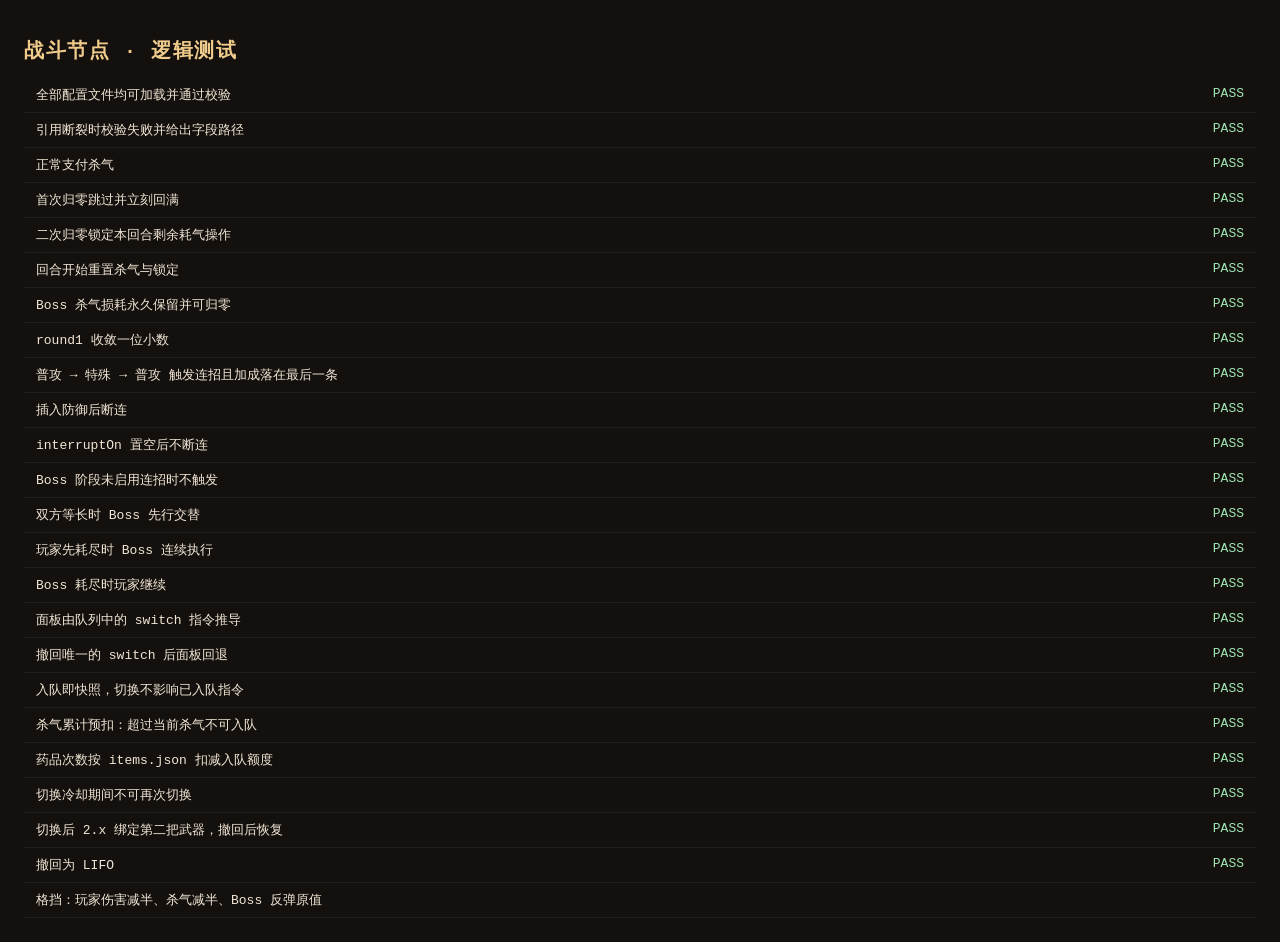
<file: tests/index.html>
<!DOCTYPE html>
<html lang="zh-CN">
  <head>
    <meta charset="UTF-8" />
    <meta name="viewport" content="width=device-width, initial-scale=1" />
    <title>战斗节点 · 逻辑测试</title>
    <style>
      body {
        margin: 0;
        padding: 24px;
        background: #14100d;
        color: #f1e6d6;
        font-family: ui-monospace, "Cascadia Code", Consolas, monospace;
      }
      h1 {
        font-size: 20px;
        color: #f0cc8c;
        letter-spacing: 0.08em;
      }
      .summary {
        margin: 14px 0;
        padding: 10px 14px;
        border-radius: 10px;
        border: 1px solid rgba(214, 168, 92, 0.3);
      }
      .summary.is-pass {
        color: #9fe6b2;
        border-color: rgba(112, 196, 133, 0.5);
      }
      .summary.is-fail {
        color: #ff9d84;
        border-color: rgba(201, 85, 63, 0.6);
      }
      .case {
        display: flex;
        justify-content: space-between;
        gap: 16px;
        padding: 8px 12px;
        border-bottom: 1px solid rgba(255, 255, 255, 0.06);
        font-size: 13px;
      }
      .case__title {
        min-width: 0;
      }
      .case__status {
        white-space: nowrap;
      }
      .case.is-pass .case__status {
        color: #9fe6b2;
      }
      .case.is-fail {
        background: rgba(201, 85, 63, 0.12);
      }
      .case.is-fail .case__status {
        color: #ff9d84;
        white-space: normal;
      }
    </style>
  </head>
  <body>
    <h1>战斗节点 · 逻辑测试</h1>
    <div id="results"></div>
    <script type="module">
      import { runAll } from './runner.js';
      import './config-validation.test.js';
      import './rage.test.js';
      import './combo.test.js';
      import './turn-order.test.js';
      import './panel.test.js';
      import './engine.test.js';

      runAll(document.getElementById('results'));
    </script>
  </body>
</html>
</file>
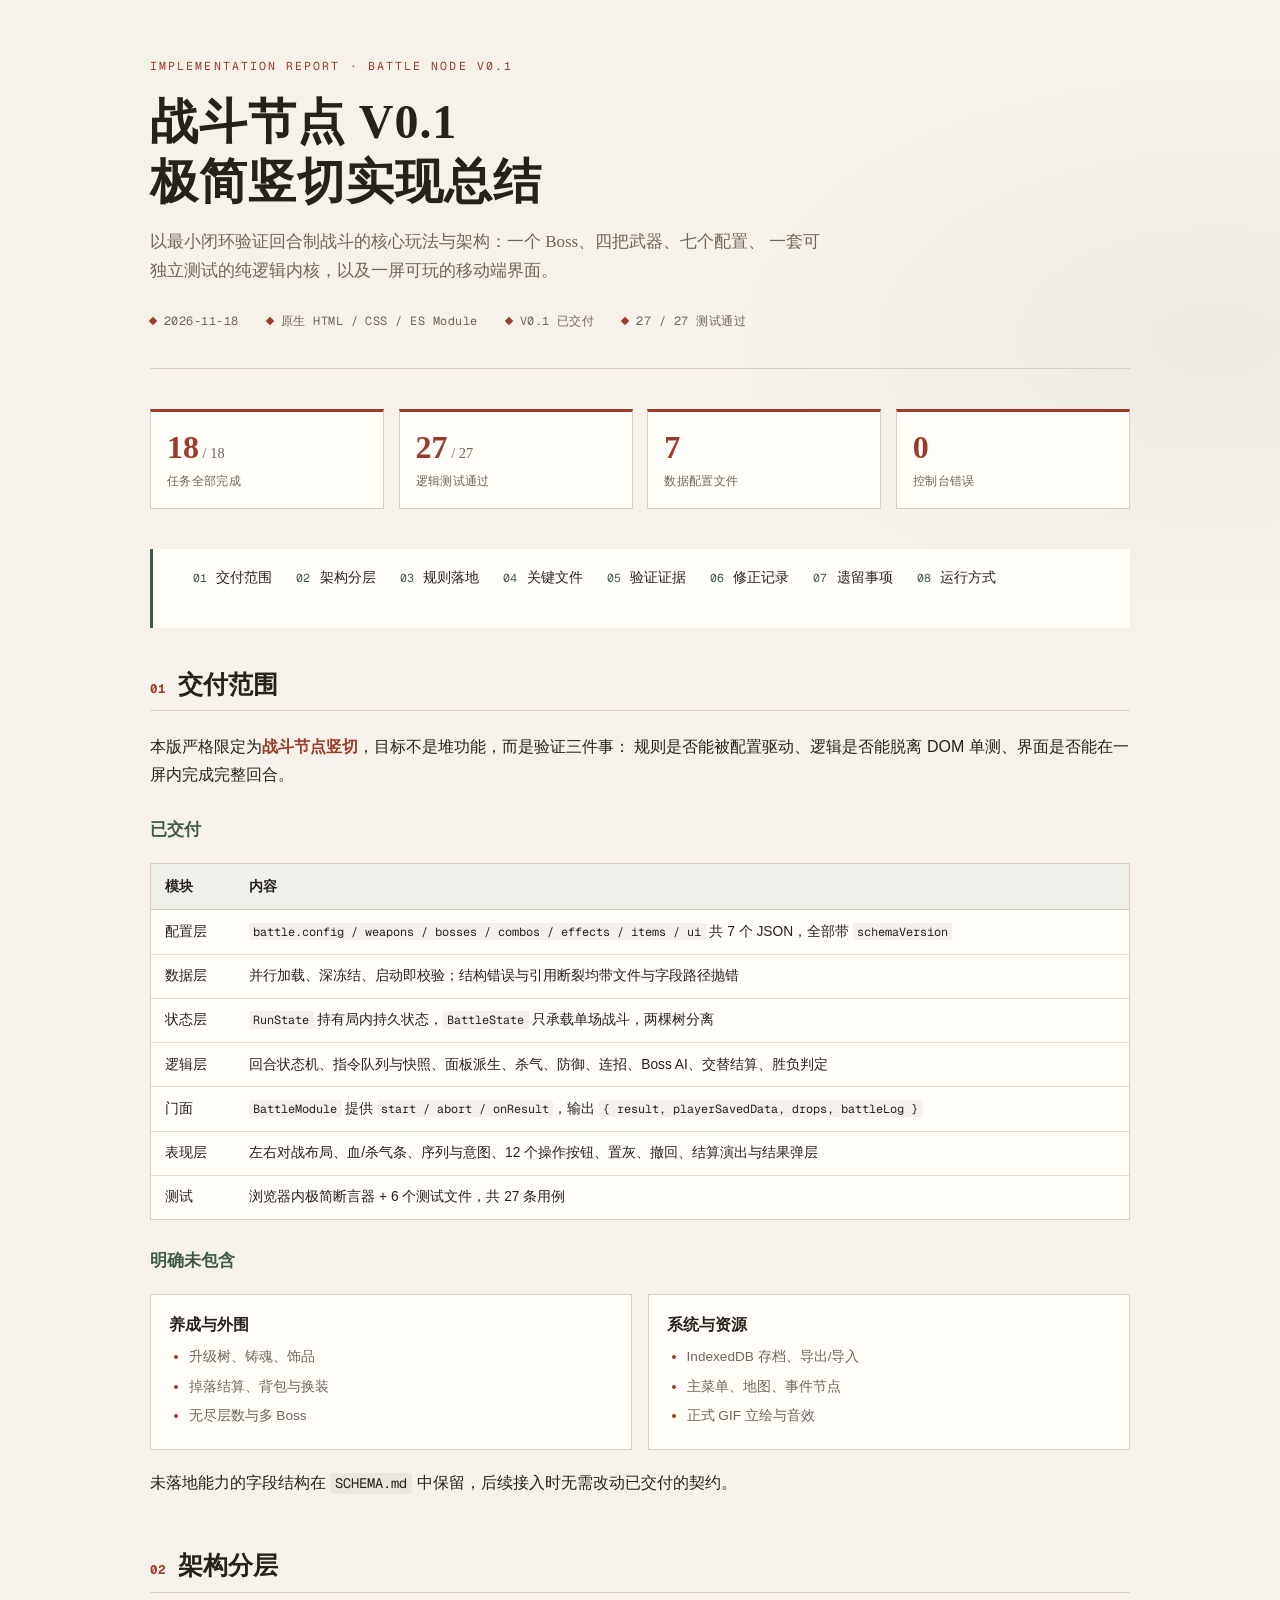
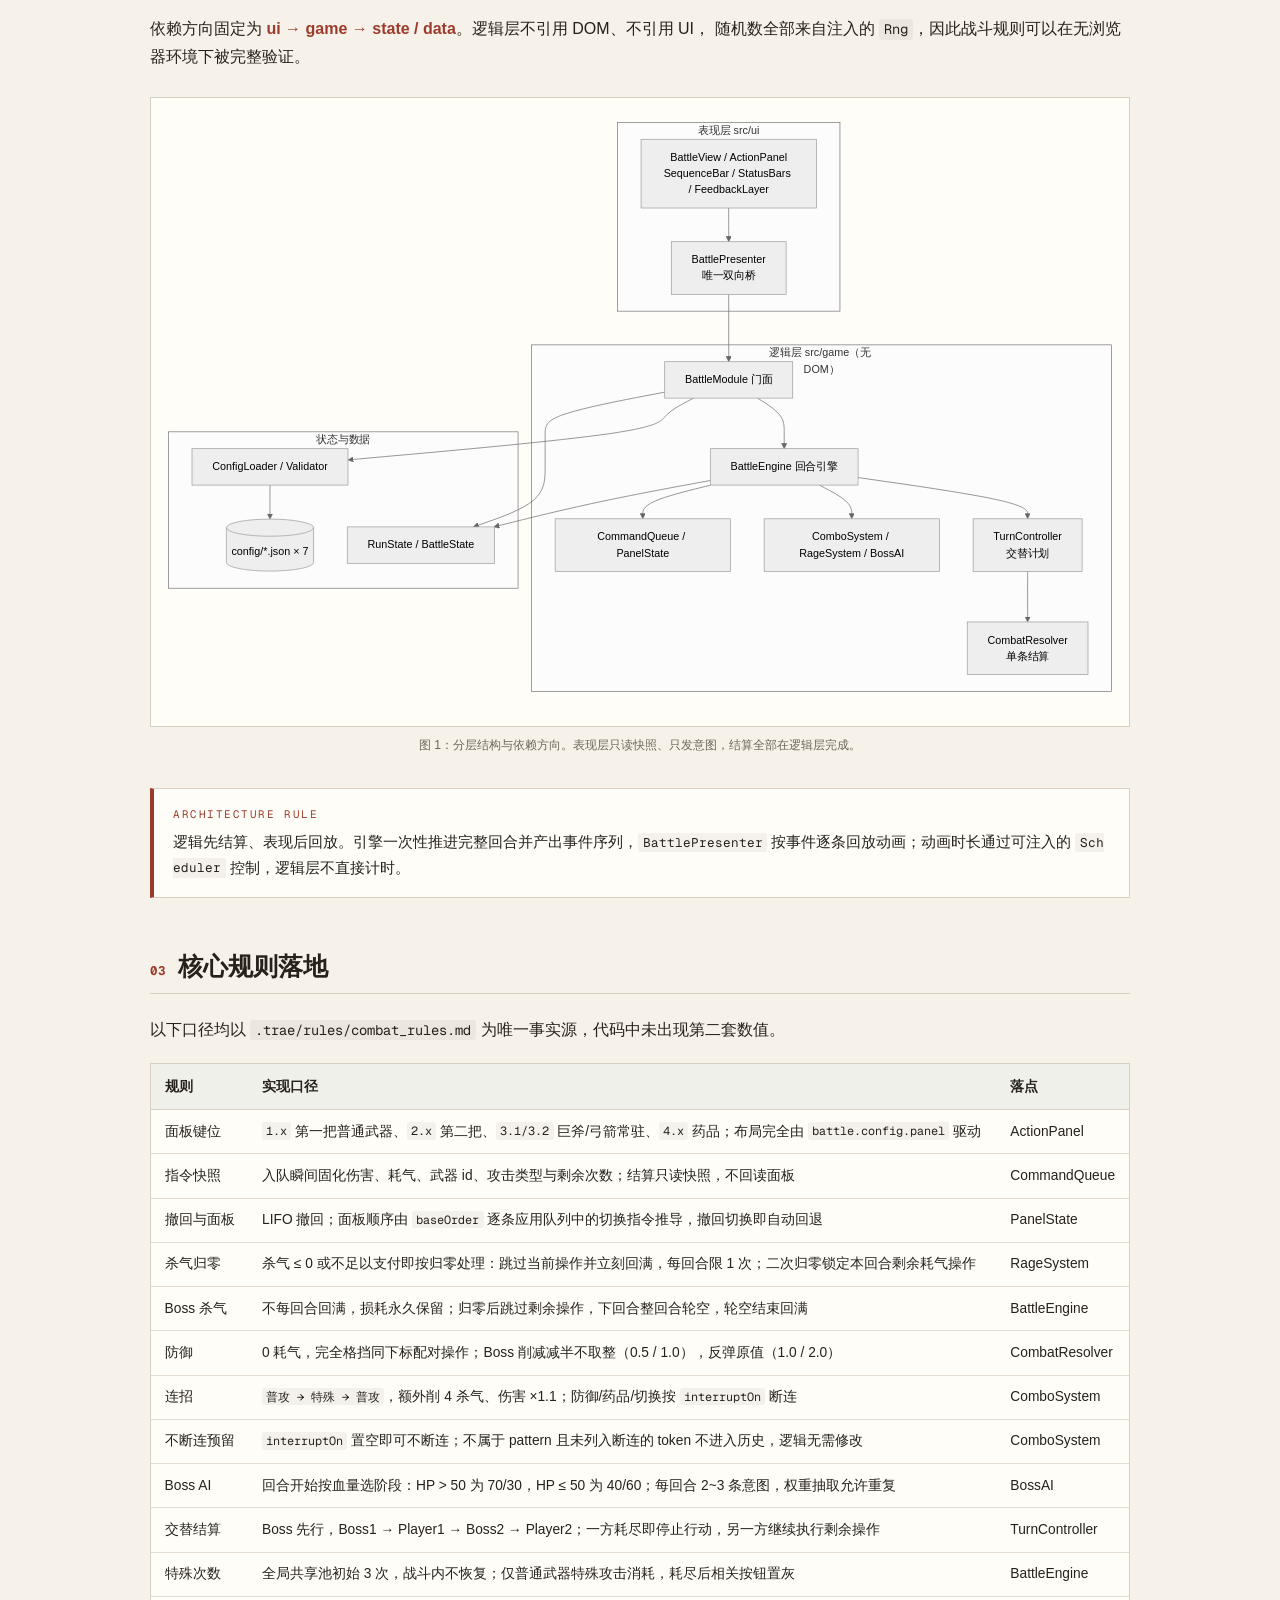
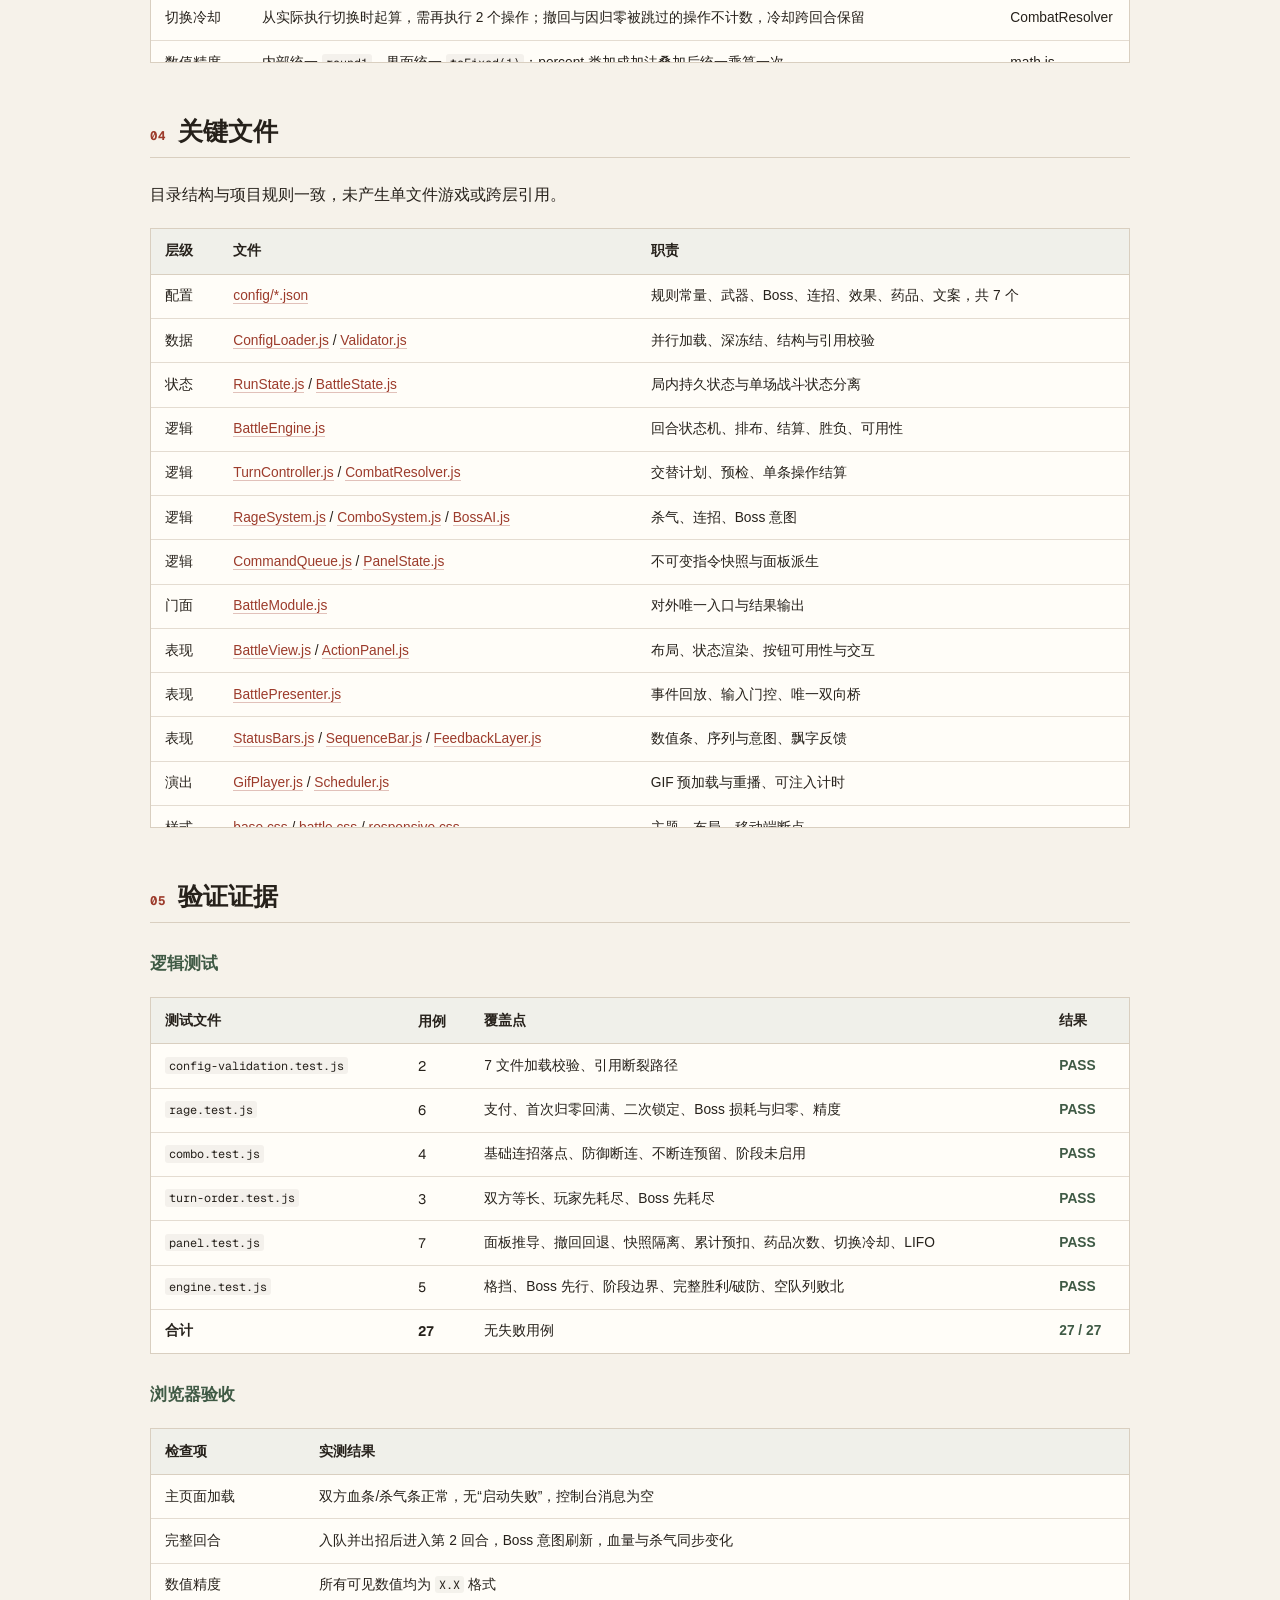
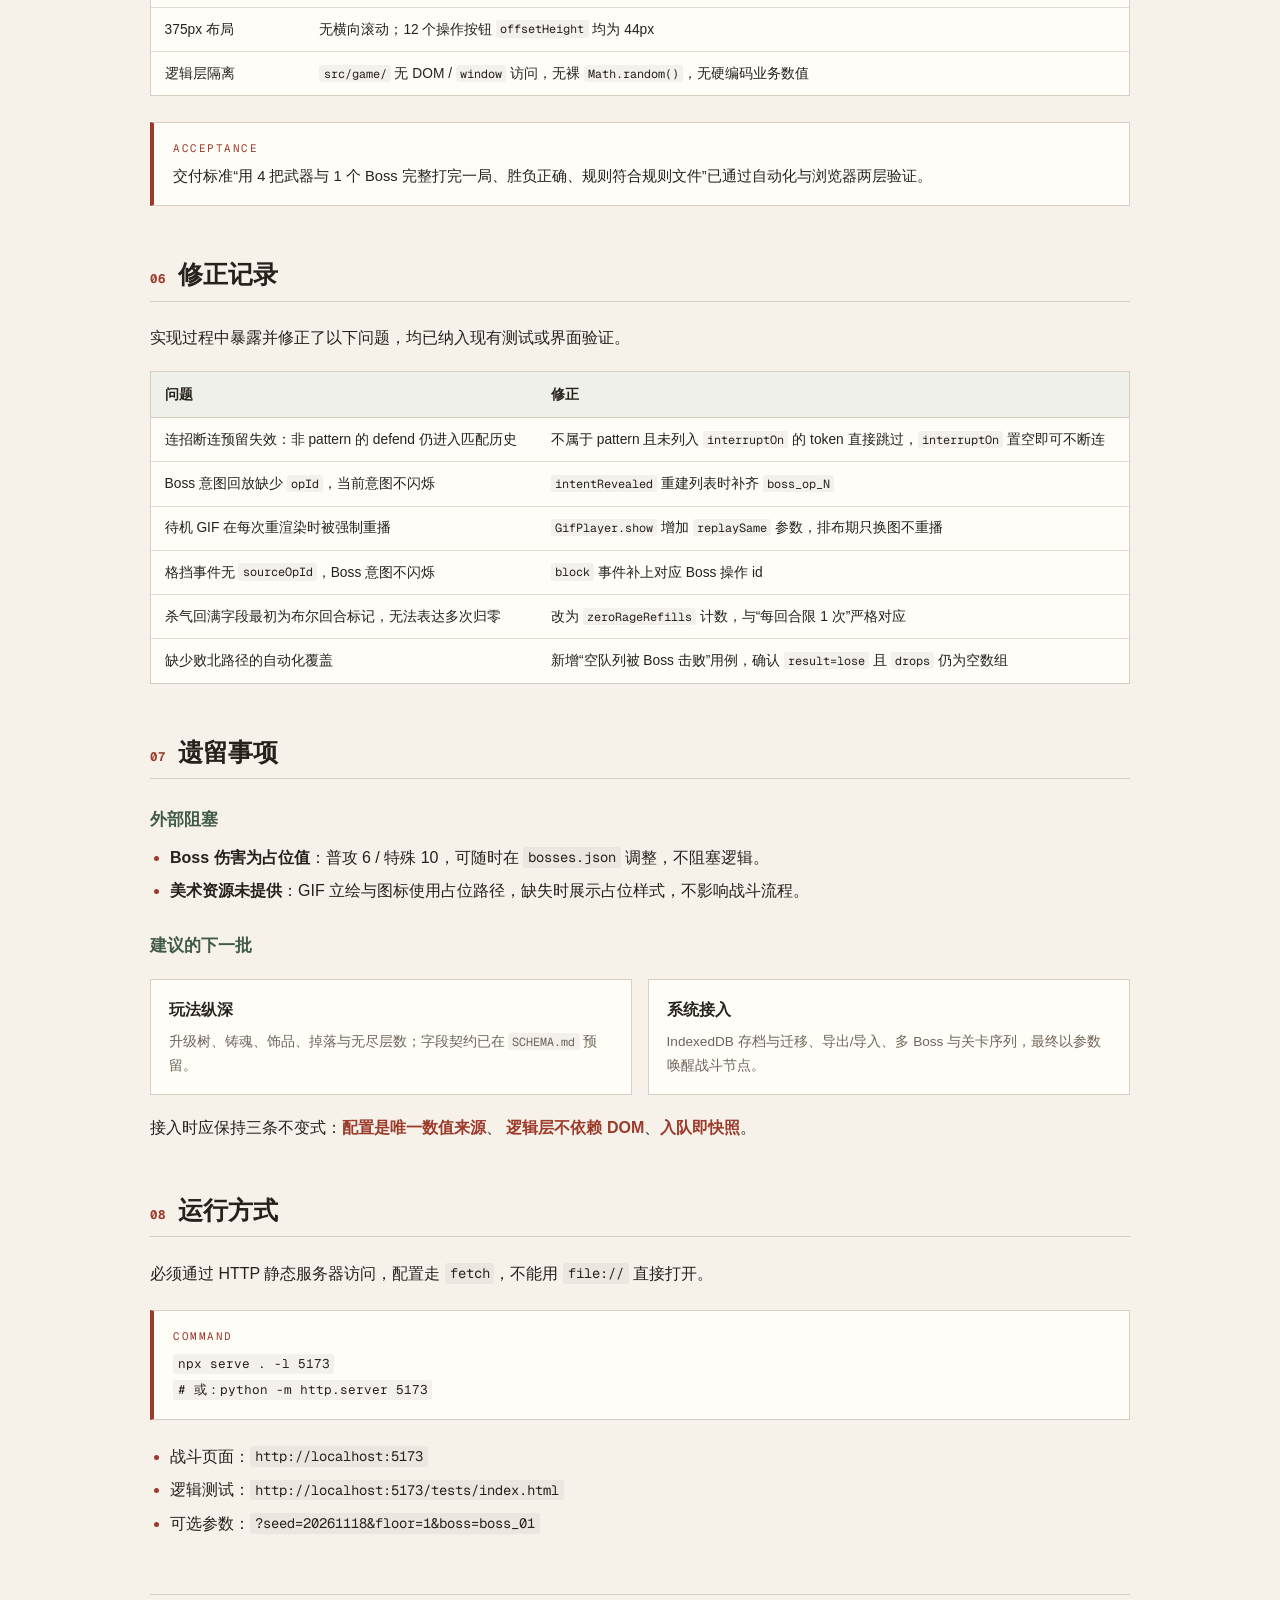
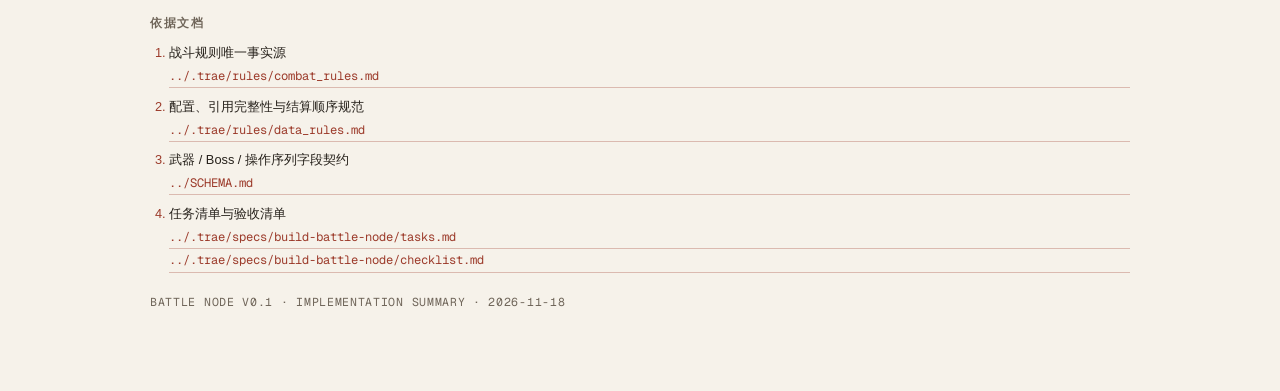
<file: battle-node-v0.1-summary/battle-node-v0.1-summary.html>
<!-- Generated by Trae Work -->
<!DOCTYPE html>
<html lang="zh-CN">
<head>
  <meta charset="UTF-8">
  <meta name="viewport" content="width=device-width, initial-scale=1.0">
  <title>战斗节点 V0.1 · 实现总结报告</title>

  <style>
    @font-face {
      font-family: 'GeistMono';
      src: url('./_shared/fonts/GeistMono-Regular.ttf') format('truetype');
      font-weight: 400;
      font-display: swap;
    }
    @font-face {
      font-family: 'GeistMono';
      src: url('./_shared/fonts/GeistMono-Bold.ttf') format('truetype');
      font-weight: 700;
      font-display: swap;
    }
  </style>

  <style>
    :root {
      --bg: #f6f2ea;
      --bg2: #fffdf8;
      --ink: #26211b;
      --muted: #6f6559;
      --rule: #d9cfc0;
      --accent: #9c3b2b;
      --accent2: #3f5a45;
      --font: "Noto Serif SC", "Source Han Serif SC", "Songti SC", "SimSun", serif;
      --font-sans: "Microsoft YaHei", "PingFang SC", "Noto Sans SC", sans-serif;
      --font-mono: 'GeistMono', Consolas, "Courier New", monospace;
      --max: 980px;
    }

    *, *::before, *::after { box-sizing: border-box; margin: 0; padding: 0; }
    html { font-size: 16px; scroll-behavior: smooth; }
    body {
      font-family: var(--font-sans);
      color: var(--ink);
      background:
        radial-gradient(1200px 600px at 15% -10%, rgba(156, 59, 43, 0.05), transparent 60%),
        radial-gradient(900px 500px at 95% 5%, rgba(63, 90, 69, 0.05), transparent 55%),
        var(--bg);
      line-height: 1.75;
      padding: 3.5rem 1.25rem 4rem;
      -webkit-font-smoothing: antialiased;
    }
    article.page { max-width: var(--max); margin: 0 auto; }
    a { color: var(--accent); text-decoration: none; border-bottom: 1px solid rgba(156, 59, 43, 0.3); }
    a:hover { border-bottom-color: var(--accent); }
    p { margin: 0 0 1rem; }
    strong { font-weight: 700; }
    mark.key { background: none; color: var(--accent); font-weight: 700; }
    code, .mono {
      font-family: var(--font-mono);
      font-size: 0.86em;
      background: rgba(38, 33, 27, 0.05);
      padding: 0.1em 0.35em;
      border-radius: 3px;
      word-break: break-all;
    }

    /* === Cover === */
    header.cover {
      padding-bottom: 2.25rem;
      border-bottom: 1px solid var(--rule);
      margin-bottom: 2.5rem;
    }
    .eyebrow {
      font-family: var(--font-mono);
      font-size: 0.72rem;
      letter-spacing: 0.18em;
      text-transform: uppercase;
      color: var(--accent);
      margin-bottom: 1rem;
    }
    h1 {
      font-family: var(--font);
      font-size: clamp(2rem, 5vw, 3rem);
      font-weight: 700;
      line-height: 1.25;
      letter-spacing: 0.02em;
      margin-bottom: 0.9rem;
    }
    .subtitle {
      font-family: var(--font);
      font-size: 1.06rem;
      color: var(--muted);
      max-width: 42rem;
      margin-bottom: 1.6rem;
    }
    .meta-row {
      display: flex;
      flex-wrap: wrap;
      gap: 0.5rem 1.75rem;
      font-family: var(--font-mono);
      font-size: 0.74rem;
      color: var(--muted);
      letter-spacing: 0.04em;
    }
    .meta-row span::before {
      content: "";
      display: inline-block;
      width: 6px; height: 6px;
      background: var(--accent);
      margin-right: 0.5rem;
      vertical-align: 1px;
      transform: rotate(45deg);
    }

    /* === Stats === */
    .stats {
      display: grid;
      grid-template-columns: repeat(4, 1fr);
      gap: 0.9rem;
      margin: 2rem 0 2.5rem;
    }
    .stat {
      background: var(--bg2);
      border: 1px solid var(--rule);
      border-top: 3px solid var(--accent);
      padding: 1.1rem 1rem 1rem;
    }
    .stat .num {
      font-family: var(--font);
      font-size: 2rem;
      font-weight: 700;
      line-height: 1.1;
      color: var(--accent);
    }
    .stat .num small { font-size: 0.9rem; color: var(--muted); font-weight: 400; }
    .stat .label { font-size: 0.78rem; color: var(--muted); margin-top: 0.35rem; letter-spacing: 0.03em; }

    /* === TOC === */
    nav.toc {
      background: var(--bg2);
      border-left: 3px solid var(--accent2);
      padding: 1rem 1.25rem;
      margin-bottom: 2.5rem;
      font-size: 0.88rem;
    }
    nav.toc ol { list-style: none; display: flex; flex-wrap: wrap; gap: 0.4rem 1.5rem; counter-reset: toc; }
    nav.toc li { counter-increment: toc; }
    nav.toc li::before {
      content: counter(toc, decimal-leading-zero) " ";
      font-family: var(--font-mono);
      font-size: 0.72rem;
      color: var(--accent2);
      margin-right: 0.15rem;
    }
    nav.toc a { color: var(--ink); border-bottom: none; }
    nav.toc a:hover { color: var(--accent); }

    /* === Sections === */
    section { margin-bottom: 3.25rem; }
    h2 {
      display: flex;
      align-items: baseline;
      gap: 0.75rem;
      font-family: var(--font);
      font-size: 1.55rem;
      font-weight: 700;
      line-height: 1.35;
      padding-bottom: 0.55rem;
      border-bottom: 1px solid var(--rule);
      margin-bottom: 1.4rem;
      scroll-margin-top: 2rem;
    }
    h2 .no {
      font-family: var(--font-mono);
      font-size: 0.78rem;
      color: var(--accent);
      letter-spacing: 0.08em;
      padding-bottom: 0.2rem;
    }
    h3 {
      font-family: var(--font);
      font-size: 1.05rem;
      font-weight: 700;
      color: var(--accent2);
      margin: 1.6rem 0 0.6rem;
    }
    ul, ol { margin: 0 0 1rem 1.25rem; }
    li { margin-bottom: 0.35rem; }
    li::marker { color: var(--accent); }

    /* === Callout === */
    .callout {
      background: var(--bg2);
      border: 1px solid var(--rule);
      border-left: 4px solid var(--accent);
      padding: 1rem 1.2rem;
      margin: 1.4rem 0;
      font-size: 0.92rem;
    }
    .callout .tag {
      display: block;
      font-family: var(--font-mono);
      font-size: 0.68rem;
      letter-spacing: 0.14em;
      text-transform: uppercase;
      color: var(--accent);
      margin-bottom: 0.35rem;
    }

    /* === Tables === */
    .table-wrap {
      overflow-x: auto;
      overflow-y: auto;
      max-height: 600px;
      border: 1px solid var(--rule);
      background: var(--bg2);
      margin: 1.2rem 0 1.6rem;
    }
    table {
      width: 100%;
      border-collapse: collapse;
      font-size: 0.86rem;
      min-width: 620px;
    }
    caption {
      text-align: left;
      font-size: 0.76rem;
      color: var(--muted);
      padding: 0.65rem 1rem 0;
    }
    th {
      text-align: left;
      font-weight: 700;
      color: var(--ink);
      background: rgba(63, 90, 69, 0.08);
      border-bottom: 1px solid var(--rule);
      padding: 0.65rem 0.85rem;
      white-space: nowrap;
    }
    td {
      padding: 0.6rem 0.85rem;
      border-bottom: 1px solid rgba(217, 207, 192, 0.7);
      vertical-align: top;
    }
    tr:last-child td { border-bottom: none; }
    td.num, th.num { font-family: var(--font-mono); white-space: nowrap; }
    .pass { color: var(--accent2); font-weight: 700; }

    /* === Cards === */
    .cards {
      display: grid;
      grid-template-columns: repeat(2, 1fr);
      gap: 1rem;
      margin: 1.2rem 0;
    }
    .card {
      background: var(--bg2);
      border: 1px solid var(--rule);
      padding: 1rem 1.1rem;
    }
    .card h4 {
      font-family: var(--font);
      font-size: 0.98rem;
      margin-bottom: 0.4rem;
      color: var(--ink);
    }
    .card p { font-size: 0.85rem; color: var(--muted); margin: 0; }
    .card ul { font-size: 0.85rem; color: var(--muted); margin-bottom: 0; }

    /* === Diagram === */
    figure.diagram { margin: 1.6rem 0 2rem; }
    figure.diagram .mermaid {
      background: var(--bg2);
      border: 1px solid var(--rule);
      padding: 1.2rem 0.75rem;
      text-align: center;
      overflow-x: auto;
    }
    figcaption {
      font-size: 0.76rem;
      color: var(--muted);
      margin-top: 0.5rem;
      text-align: center;
    }

    /* === Footer === */
    footer {
      margin-top: 3.5rem;
      padding-top: 1.25rem;
      border-top: 1px solid var(--rule);
      font-size: 0.8rem;
      color: var(--muted);
    }
    footer h2 {
      font-family: var(--font-mono);
      font-size: 0.72rem;
      letter-spacing: 0.14em;
      text-transform: uppercase;
      color: var(--muted);
      border-bottom: none;
      padding-bottom: 0;
      margin-bottom: 0.75rem;
    }
    footer ol { padding-left: 1.2rem; margin-left: 0; }
    footer li { margin-bottom: 0.45rem; overflow-wrap: break-word; word-break: break-all; }
    footer .src-title { color: var(--ink); word-break: normal; }
    footer .src-url { display: block; margin-top: 0.1rem; font-family: var(--font-mono); font-size: 0.76rem; }

    @media (max-width: 760px) {
      body { padding: 2rem 1rem 3rem; }
      .stats { grid-template-columns: repeat(2, 1fr); }
      .cards { grid-template-columns: 1fr; }
      h1 { font-size: 1.85rem; }
    }
    @media (max-width: 420px) {
      .stats { grid-template-columns: 1fr; }
    }

    @media print {
      body { background: #fff; padding: 0; }
      nav.toc { display: none; }
      section { page-break-inside: avoid; }
      .table-wrap { max-height: none; overflow: visible; }
    }
  </style>
</head>
<body>
  <article class="page">
    <header class="cover">
      <div class="eyebrow">Implementation Report · Battle Node V0.1</div>
      <h1>战斗节点 V0.1<br>极简竖切实现总结</h1>
      <p class="subtitle">
        以最小闭环验证回合制战斗的核心玩法与架构：一个 Boss、四把武器、七个配置、
        一套可独立测试的纯逻辑内核，以及一屏可玩的移动端界面。
      </p>
      <div class="meta-row">
        <span>2026-11-18</span>
        <span>原生 HTML / CSS / ES Module</span>
        <span>V0.1 已交付</span>
        <span>27 / 27 测试通过</span>
      </div>
    </header>

    <div class="stats">
      <div class="stat">
        <div class="num">18<small> / 18</small></div>
        <div class="label">任务全部完成</div>
      </div>
      <div class="stat">
        <div class="num">27<small> / 27</small></div>
        <div class="label">逻辑测试通过</div>
      </div>
      <div class="stat">
        <div class="num">7</div>
        <div class="label">数据配置文件</div>
      </div>
      <div class="stat">
        <div class="num">0</div>
        <div class="label">控制台错误</div>
      </div>
    </div>

    <nav class="toc" aria-label="目录">
      <ol>
        <li><a href="#scope">交付范围</a></li>
        <li><a href="#arch">架构分层</a></li>
        <li><a href="#rules">规则落地</a></li>
        <li><a href="#files">关键文件</a></li>
        <li><a href="#verify">验证证据</a></li>
        <li><a href="#fixes">修正记录</a></li>
        <li><a href="#next">遗留事项</a></li>
        <li><a href="#run">运行方式</a></li>
      </ol>
    </nav>

    <section id="scope">
      <h2><span class="no">01</span>交付范围</h2>
      <p>
        本版严格限定为<mark class="key">战斗节点竖切</mark>，目标不是堆功能，而是验证三件事：
        规则是否能被配置驱动、逻辑是否能脱离 DOM 单测、界面是否能在一屏内完成完整回合。
      </p>

      <h3>已交付</h3>
      <div class="table-wrap">
        <table>
          <thead>
            <tr><th>模块</th><th>内容</th></tr>
          </thead>
          <tbody>
            <tr><td>配置层</td><td><code>battle.config / weapons / bosses / combos / effects / items / ui</code> 共 7 个 JSON，全部带 <code>schemaVersion</code></td></tr>
            <tr><td>数据层</td><td>并行加载、深冻结、启动即校验；结构错误与引用断裂均带文件与字段路径抛错</td></tr>
            <tr><td>状态层</td><td><code>RunState</code> 持有局内持久状态，<code>BattleState</code> 只承载单场战斗，两棵树分离</td></tr>
            <tr><td>逻辑层</td><td>回合状态机、指令队列与快照、面板派生、杀气、防御、连招、Boss AI、交替结算、胜负判定</td></tr>
            <tr><td>门面</td><td><code>BattleModule</code> 提供 <code>start / abort / onResult</code>，输出 <code>{ result, playerSavedData, drops, battleLog }</code></td></tr>
            <tr><td>表现层</td><td>左右对战布局、血/杀气条、序列与意图、12 个操作按钮、置灰、撤回、结算演出与结果弹层</td></tr>
            <tr><td>测试</td><td>浏览器内极简断言器 + 6 个测试文件，共 27 条用例</td></tr>
          </tbody>
        </table>
      </div>

      <h3>明确未包含</h3>
      <div class="cards">
        <div class="card">
          <h4>养成与外围</h4>
          <ul>
            <li>升级树、铸魂、饰品</li>
            <li>掉落结算、背包与换装</li>
            <li>无尽层数与多 Boss</li>
          </ul>
        </div>
        <div class="card">
          <h4>系统与资源</h4>
          <ul>
            <li>IndexedDB 存档、导出/导入</li>
            <li>主菜单、地图、事件节点</li>
            <li>正式 GIF 立绘与音效</li>
          </ul>
        </div>
      </div>
      <p>
        未落地能力的字段结构在 <code>SCHEMA.md</code> 中保留，后续接入时无需改动已交付的契约。
      </p>
    </section>

    <section id="arch">
      <h2><span class="no">02</span>架构分层</h2>
      <p>
        依赖方向固定为 <mark class="key">ui → game → state / data</mark>。逻辑层不引用 DOM、不引用 UI，
        随机数全部来自注入的 <code>Rng</code>，因此战斗规则可以在无浏览器环境下被完整验证。
      </p>

      <figure class="diagram">
        <pre class="mermaid">
flowchart TD
  subgraph UI["表现层 src/ui"]
    V["BattleView / ActionPanel<br>SequenceBar / StatusBars / FeedbackLayer"]
    P["BattlePresenter<br>唯一双向桥"]
  end
  subgraph GAME["逻辑层 src/game（无 DOM）"]
    M["BattleModule 门面"]
    E["BattleEngine 回合引擎"]
    T["TurnController<br>交替计划"]
    R["CombatResolver<br>单条结算"]
    C["ComboSystem / RageSystem / BossAI"]
    Q["CommandQueue / PanelState"]
  end
  subgraph DATA["状态与数据"]
    S["RunState / BattleState"]
    L["ConfigLoader / Validator"]
    J[("config/*.json × 7")]
  end
  V --> P --> M --> E
  E --> T --> R
  E --> C
  E --> Q
  E --> S
  M --> L
  M --> S
  L --> J
        </pre>
        <figcaption>图 1：分层结构与依赖方向。表现层只读快照、只发意图，结算全部在逻辑层完成。</figcaption>
      </figure>

      <div class="callout">
        <span class="tag">Architecture Rule</span>
        逻辑先结算、表现后回放。引擎一次性推进完整回合并产出事件序列，<code>BattlePresenter</code>
        按事件逐条回放动画；动画时长通过可注入的 <code>Scheduler</code> 控制，逻辑层不直接计时。
      </div>
    </section>

    <section id="rules">
      <h2><span class="no">03</span>核心规则落地</h2>
      <p>
        以下口径均以 <code>.trae/rules/combat_rules.md</code> 为唯一事实源，代码中未出现第二套数值。
      </p>
      <div class="table-wrap">
        <table>
          <thead>
            <tr><th>规则</th><th>实现口径</th><th>落点</th></tr>
          </thead>
          <tbody>
            <tr>
              <td>面板键位</td>
              <td><code>1.x</code> 第一把普通武器、<code>2.x</code> 第二把、<code>3.1/3.2</code> 巨斧/弓箭常驻、<code>4.x</code> 药品；布局完全由 <code>battle.config.panel</code> 驱动</td>
              <td>ActionPanel</td>
            </tr>
            <tr>
              <td>指令快照</td>
              <td>入队瞬间固化伤害、耗气、武器 id、攻击类型与剩余次数；结算只读快照，不回读面板</td>
              <td>CommandQueue</td>
            </tr>
            <tr>
              <td>撤回与面板</td>
              <td>LIFO 撤回；面板顺序由 <code>baseOrder</code> 逐条应用队列中的切换指令推导，撤回切换即自动回退</td>
              <td>PanelState</td>
            </tr>
            <tr>
              <td>杀气归零</td>
              <td>杀气 ≤ 0 或不足以支付即按归零处理：跳过当前操作并立刻回满，每回合限 1 次；二次归零锁定本回合剩余耗气操作</td>
              <td>RageSystem</td>
            </tr>
            <tr>
              <td>Boss 杀气</td>
              <td>不每回合回满，损耗永久保留；归零后跳过剩余操作，下回合整回合轮空，轮空结束回满</td>
              <td>BattleEngine</td>
            </tr>
            <tr>
              <td>防御</td>
              <td>0 耗气，完全格挡同下标配对操作；Boss 削减减半不取整（0.5 / 1.0），反弹原值（1.0 / 2.0）</td>
              <td>CombatResolver</td>
            </tr>
            <tr>
              <td>连招</td>
              <td><code>普攻 → 特殊 → 普攻</code>，额外削 4 杀气、伤害 ×1.1；防御/药品/切换按 <code>interruptOn</code> 断连</td>
              <td>ComboSystem</td>
            </tr>
            <tr>
              <td>不断连预留</td>
              <td><code>interruptOn</code> 置空即可不断连；不属于 pattern 且未列入断连的 token 不进入历史，逻辑无需修改</td>
              <td>ComboSystem</td>
            </tr>
            <tr>
              <td>Boss AI</td>
              <td>回合开始按血量选阶段：HP &gt; 50 为 70/30，HP ≤ 50 为 40/60；每回合 2~3 条意图，权重抽取允许重复</td>
              <td>BossAI</td>
            </tr>
            <tr>
              <td>交替结算</td>
              <td>Boss 先行，Boss1 → Player1 → Boss2 → Player2；一方耗尽即停止行动，另一方继续执行剩余操作</td>
              <td>TurnController</td>
            </tr>
            <tr>
              <td>特殊次数</td>
              <td>全局共享池初始 3 次，战斗内不恢复；仅普通武器特殊攻击消耗，耗尽后相关按钮置灰</td>
              <td>BattleEngine</td>
            </tr>
            <tr>
              <td>切换冷却</td>
              <td>从实际执行切换时起算，需再执行 2 个操作；撤回与因归零被跳过的操作不计数，冷却跨回合保留</td>
              <td>CombatResolver</td>
            </tr>
            <tr>
              <td>数值精度</td>
              <td>内部统一 <code>round1</code>，界面统一 <code>toFixed(1)</code>；percent 类加成加法叠加后统一乘算一次</td>
              <td>math.js</td>
            </tr>
          </tbody>
        </table>
      </div>
    </section>

    <section id="files">
      <h2><span class="no">04</span>关键文件</h2>
      <p>目录结构与项目规则一致，未产生单文件游戏或跨层引用。</p>
      <div class="table-wrap">
        <table>
          <thead>
            <tr><th>层级</th><th>文件</th><th>职责</th></tr>
          </thead>
          <tbody>
            <tr><td>配置</td><td><a href="../config/battle.config.json">config/*.json</a></td><td>规则常量、武器、Boss、连招、效果、药品、文案，共 7 个</td></tr>
            <tr><td>数据</td><td><a href="../src/data/ConfigLoader.js">ConfigLoader.js</a> / <a href="../src/data/Validator.js">Validator.js</a></td><td>并行加载、深冻结、结构与引用校验</td></tr>
            <tr><td>状态</td><td><a href="../src/state/RunState.js">RunState.js</a> / <a href="../src/state/BattleState.js">BattleState.js</a></td><td>局内持久状态与单场战斗状态分离</td></tr>
            <tr><td>逻辑</td><td><a href="../src/game/BattleEngine.js">BattleEngine.js</a></td><td>回合状态机、排布、结算、胜负、可用性</td></tr>
            <tr><td>逻辑</td><td><a href="../src/game/TurnController.js">TurnController.js</a> / <a href="../src/game/CombatResolver.js">CombatResolver.js</a></td><td>交替计划、预检、单条操作结算</td></tr>
            <tr><td>逻辑</td><td><a href="../src/game/RageSystem.js">RageSystem.js</a> / <a href="../src/game/ComboSystem.js">ComboSystem.js</a> / <a href="../src/game/BossAI.js">BossAI.js</a></td><td>杀气、连招、Boss 意图</td></tr>
            <tr><td>逻辑</td><td><a href="../src/game/CommandQueue.js">CommandQueue.js</a> / <a href="../src/game/PanelState.js">PanelState.js</a></td><td>不可变指令快照与面板派生</td></tr>
            <tr><td>门面</td><td><a href="../src/game/BattleModule.js">BattleModule.js</a></td><td>对外唯一入口与结果输出</td></tr>
            <tr><td>表现</td><td><a href="../src/ui/BattleView.js">BattleView.js</a> / <a href="../src/ui/ActionPanel.js">ActionPanel.js</a></td><td>布局、状态渲染、按钮可用性与交互</td></tr>
            <tr><td>表现</td><td><a href="../src/ui/bridge/BattlePresenter.js">BattlePresenter.js</a></td><td>事件回放、输入门控、唯一双向桥</td></tr>
            <tr><td>表现</td><td><a href="../src/ui/StatusBars.js">StatusBars.js</a> / <a href="../src/ui/SequenceBar.js">SequenceBar.js</a> / <a href="../src/ui/FeedbackLayer.js">FeedbackLayer.js</a></td><td>数值条、序列与意图、飘字反馈</td></tr>
            <tr><td>演出</td><td><a href="../src/ui/anim/GifPlayer.js">GifPlayer.js</a> / <a href="../src/ui/anim/Scheduler.js">Scheduler.js</a></td><td>GIF 预加载与重播、可注入计时</td></tr>
            <tr><td>样式</td><td><a href="../src/styles/base.css">base.css</a> / <a href="../src/styles/battle.css">battle.css</a> / <a href="../src/styles/responsive.css">responsive.css</a></td><td>主题、布局、移动端断点</td></tr>
            <tr><td>测试</td><td><a href="../tests/index.html">tests/index.html</a></td><td>浏览器内运行 27 条纯逻辑用例</td></tr>
          </tbody>
        </table>
      </div>
    </section>

    <section id="verify">
      <h2><span class="no">05</span>验证证据</h2>

      <h3>逻辑测试</h3>
      <div class="table-wrap">
        <table>
          <thead>
            <tr><th>测试文件</th><th class="num">用例</th><th>覆盖点</th><th>结果</th></tr>
          </thead>
          <tbody>
            <tr><td><code>config-validation.test.js</code></td><td class="num">2</td><td>7 文件加载校验、引用断裂路径</td><td class="pass">PASS</td></tr>
            <tr><td><code>rage.test.js</code></td><td class="num">6</td><td>支付、首次归零回满、二次锁定、Boss 损耗与归零、精度</td><td class="pass">PASS</td></tr>
            <tr><td><code>combo.test.js</code></td><td class="num">4</td><td>基础连招落点、防御断连、不断连预留、阶段未启用</td><td class="pass">PASS</td></tr>
            <tr><td><code>turn-order.test.js</code></td><td class="num">3</td><td>双方等长、玩家先耗尽、Boss 先耗尽</td><td class="pass">PASS</td></tr>
            <tr><td><code>panel.test.js</code></td><td class="num">7</td><td>面板推导、撤回回退、快照隔离、累计预扣、药品次数、切换冷却、LIFO</td><td class="pass">PASS</td></tr>
            <tr><td><code>engine.test.js</code></td><td class="num">5</td><td>格挡、Boss 先行、阶段边界、完整胜利/破防、空队列败北</td><td class="pass">PASS</td></tr>
            <tr><td><strong>合计</strong></td><td class="num"><strong>27</strong></td><td>无失败用例</td><td class="pass">27 / 27</td></tr>
          </tbody>
        </table>
      </div>

      <h3>浏览器验收</h3>
      <div class="table-wrap">
        <table>
          <thead>
            <tr><th>检查项</th><th>实测结果</th></tr>
          </thead>
          <tbody>
            <tr><td>主页面加载</td><td>双方血条/杀气条正常，无“启动失败”，控制台消息为空</td></tr>
            <tr><td>完整回合</td><td>入队并出招后进入第 2 回合，Boss 意图刷新，血量与杀气同步变化</td></tr>
            <tr><td>数值精度</td><td>所有可见数值均为 <code>X.X</code> 格式</td></tr>
            <tr><td>375px 布局</td><td>无横向滚动；12 个操作按钮 <code>offsetHeight</code> 均为 44px</td></tr>
            <tr><td>逻辑层隔离</td><td><code>src/game/</code> 无 DOM / <code>window</code> 访问，无裸 <code>Math.random()</code>，无硬编码业务数值</td></tr>
          </tbody>
        </table>
      </div>

      <div class="callout">
        <span class="tag">Acceptance</span>
        交付标准“用 4 把武器与 1 个 Boss 完整打完一局、胜负正确、规则符合规则文件”已通过自动化与浏览器两层验证。
      </div>
    </section>

    <section id="fixes">
      <h2><span class="no">06</span>修正记录</h2>
      <p>实现过程中暴露并修正了以下问题，均已纳入现有测试或界面验证。</p>
      <div class="table-wrap">
        <table>
          <thead>
            <tr><th>问题</th><th>修正</th></tr>
          </thead>
          <tbody>
            <tr>
              <td>连招断连预留失效：非 pattern 的 defend 仍进入匹配历史</td>
              <td>不属于 pattern 且未列入 <code>interruptOn</code> 的 token 直接跳过，<code>interruptOn</code> 置空即可不断连</td>
            </tr>
            <tr>
              <td>Boss 意图回放缺少 <code>opId</code>，当前意图不闪烁</td>
              <td><code>intentRevealed</code> 重建列表时补齐 <code>boss_op_N</code></td>
            </tr>
            <tr>
              <td>待机 GIF 在每次重渲染时被强制重播</td>
              <td><code>GifPlayer.show</code> 增加 <code>replaySame</code> 参数，排布期只换图不重播</td>
            </tr>
            <tr>
              <td>格挡事件无 <code>sourceOpId</code>，Boss 意图不闪烁</td>
              <td><code>block</code> 事件补上对应 Boss 操作 id</td>
            </tr>
            <tr>
              <td>杀气回满字段最初为布尔回合标记，无法表达多次归零</td>
              <td>改为 <code>zeroRageRefills</code> 计数，与“每回合限 1 次”严格对应</td>
            </tr>
            <tr>
              <td>缺少败北路径的自动化覆盖</td>
              <td>新增“空队列被 Boss 击败”用例，确认 <code>result=lose</code> 且 <code>drops</code> 仍为空数组</td>
            </tr>
          </tbody>
        </table>
      </div>
    </section>

    <section id="next">
      <h2><span class="no">07</span>遗留事项</h2>
      <h3>外部阻塞</h3>
      <ul>
        <li><strong>Boss 伤害为占位值</strong>：普攻 6 / 特殊 10，可随时在 <code>bosses.json</code> 调整，不阻塞逻辑。</li>
        <li><strong>美术资源未提供</strong>：GIF 立绘与图标使用占位路径，缺失时展示占位样式，不影响战斗流程。</li>
      </ul>

      <h3>建议的下一批</h3>
      <div class="cards">
        <div class="card">
          <h4>玩法纵深</h4>
          <p>升级树、铸魂、饰品、掉落与无尽层数；字段契约已在 <code>SCHEMA.md</code> 预留。</p>
        </div>
        <div class="card">
          <h4>系统接入</h4>
          <p>IndexedDB 存档与迁移、导出/导入、多 Boss 与关卡序列，最终以参数唤醒战斗节点。</p>
        </div>
      </div>
      <p>
        接入时应保持三条不变式：<mark class="key">配置是唯一数值来源</mark>、
        <mark class="key">逻辑层不依赖 DOM</mark>、<mark class="key">入队即快照</mark>。
      </p>
    </section>

    <section id="run">
      <h2><span class="no">08</span>运行方式</h2>
      <p>必须通过 HTTP 静态服务器访问，配置走 <code>fetch</code>，不能用 <code>file://</code> 直接打开。</p>
      <div class="callout">
        <span class="tag">Command</span>
        <span class="mono">npx serve . -l 5173</span><br>
        <span class="mono"># 或：python -m http.server 5173</span>
      </div>
      <ul>
        <li>战斗页面：<span class="mono">http://localhost:5173</span></li>
        <li>逻辑测试：<span class="mono">http://localhost:5173/tests/index.html</span></li>
        <li>可选参数：<span class="mono">?seed=20261118&amp;floor=1&amp;boss=boss_01</span></li>
      </ul>
    </section>

    <footer>
      <h2>依据文档</h2>
      <ol>
        <li>
          <span class="src-title">战斗规则唯一事实源</span>
          <a class="src-url" href="../.trae/rules/combat_rules.md">../.trae/rules/combat_rules.md</a>
        </li>
        <li>
          <span class="src-title">配置、引用完整性与结算顺序规范</span>
          <a class="src-url" href="../.trae/rules/data_rules.md">../.trae/rules/data_rules.md</a>
        </li>
        <li>
          <span class="src-title">武器 / Boss / 操作序列字段契约</span>
          <a class="src-url" href="../SCHEMA.md">../SCHEMA.md</a>
        </li>
        <li>
          <span class="src-title">任务清单与验收清单</span>
          <a class="src-url" href="../.trae/specs/build-battle-node/tasks.md">../.trae/specs/build-battle-node/tasks.md</a>
          <a class="src-url" href="../.trae/specs/build-battle-node/checklist.md">../.trae/specs/build-battle-node/checklist.md</a>
        </li>
      </ol>
      <p style="margin-top:1.2rem; font-family: var(--font-mono); font-size:0.72rem; letter-spacing:0.06em;">
        BATTLE NODE V0.1 · IMPLEMENTATION SUMMARY · 2026-11-18
      </p>
    </footer>
  </article>

  <script src="./_shared/js/mermaid.min.js"></script>
  <script>
    mermaid.initialize({ startOnLoad: true, theme: 'neutral', securityLevel: 'loose' });
  </script>
</body>
</html>
</file>
